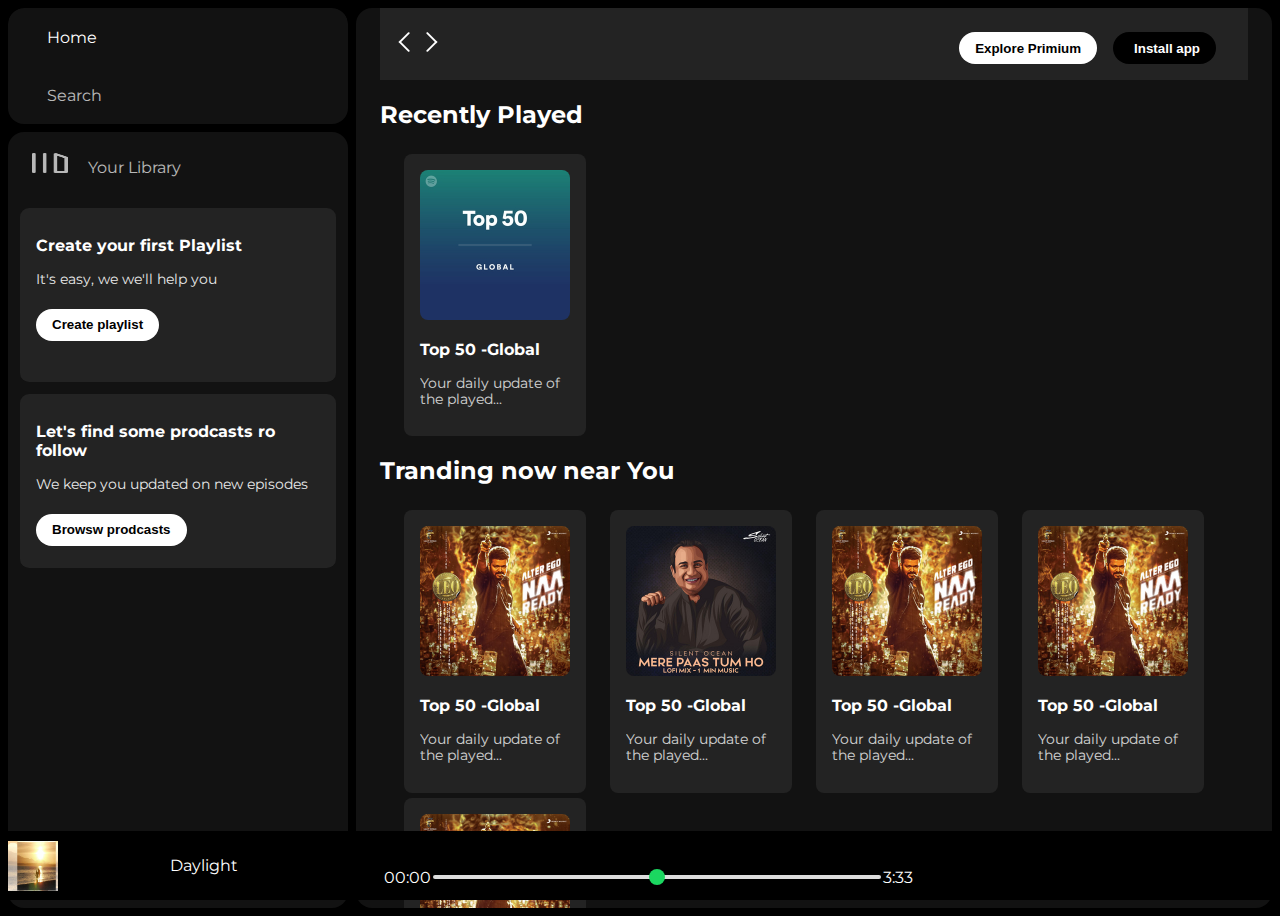
<file: index.html>
<!DOCTYPE html>
<html lang="en">
<head>
    <meta charset="UTF-8">
    <meta name="viewport" content="width=device-width, initial-scale=1.0">
    <title>Spotify-Web Player-music for everyone</title>
    <link rel="stylesheet" href="project2.css">


    <link rel="stylesheet" href="https://cdnjs.cloudflare.com/ajax/libs/font-awesome/6.4.0/css/all.min.css" integrity="sha512-iecdLmaskl7CVkqkXNQ/ZH/XLlvWZOJyj7Yy7tcenmpD1ypASozpmT/E0iPtmFIB46ZmdtAc9eNBvH0H/ZpiBw==" crossorigin="anonymous" referrerpolicy="no-referrer" />

    <link rel="icon" href="./logo.png">


    <link rel="preconnect" href="https://fonts.googleapis.com">
<link rel="preconnect" href="https://fonts.gstatic.com" crossorigin>
<link href="https://fonts.googleapis.com/css2?family=Bagel+Fat+One&family=Carter+One&family=Montserrat:wght@300;400;500;600;700&family=Poppins&display=swap" rel="stylesheet">


</head>
<body>
      
   <div class="main">
    

 <!--sidebar header Home and search-->
 <div class="sidebar">
        <div class="nav">
            <div class="nav_option" style="opacity: 1;" >
                <i class="fa-solid fa-house"></i>
               <a href="#">Home</a>
            </div>
            <div class="nav_option">
                <i class="fa-solid fa-magnifying-glass"></i>
               <a href="#">Search</a>
        </div>
        </div>
          <!--library section in sidebar body-->
        <div class="library">
           <div class="option">
            <div class="library_option nav_option">
                 <img src="library_icon.png" alt="error">
               <a href="#">Your Library</a>
              </div>
             <!--creat another div for cross and arrow options into library div-->
             <div class="icons">
                <i class="fa-solid fa-plus"></i>
                <i class="fa-solid fa-arrow-right"></i>
             </div>
           </div>
           <!--create another tw7o boxes for sidebar footer-->
           <div class="lib_box">
              <div class="box">
                <p class="box-p1">Create your first Playlist</p>
                <p class="box-p2">It's easy, we we'll help you</p>
                <button class="badge">Create playlist</button>
           </div>
           <div class="box">
            <p class="box-p1">Let's find some prodcasts ro follow</p>
            <p class="box-p2">We keep you updated on new episodes</p>
            <button class="badge">Browsw prodcasts</button>
       </div>
      </div>
    </div>
   </div>
    




<!--Now the turn of create main section into main content-->
<!--Firstly create sticky nav for header-->
      <div class="main-content">
        <div class="sticky-nav">
         <div class="sticky-nav-icons">
            <img src="backward_icon.png" alt="backwoed">
            <img src="forward_icon.png" alt="forword" class="hide">
         </div>
        <div class="sticky-nav-option">
         <button class="badge nav-item hide">Explore Primium</button>
         <button class="badge  nav-item dark-badge"> <i class="fa-regular fa-circle-down" style="margin-right: 5px;"></i>Install app</button>
         <i class="fa-regular fa-user  nav-item"></i>
        </div>
         
        </div>
        <!--now create cards in main section for body-->
      
            <h2>Recently Played</h2>
            <div class="cards-container">
            <div class="card">
           <img src="card1img.jpeg" alt="" class="card-img">
               <p class="card-title">Top 50 -Global</p>
               <p class="card-info">Your daily update of the played...</p>
            </div>
           </div>

           
           <h2>Tranding now near You</h2>
           <div class="cards-container">
           <div class="card">
          <img src="card4img.jpeg" alt="" class="card-img">
              <p class="card-title">Top 50 -Global</p>
              <p class="card-info">Your daily update of the played...</p>
           </div>
          
          
          
           <div class="card">
          <img src="card3img.jpeg" alt="" class="card-img">
              <p class="card-title">Top 50 -Global</p>
              <p class="card-info">Your daily update of the played...</p>
           </div>
         
          
           
           <div class="card">
          <img src="card4img.jpeg" alt="" class="card-img">
              <p class="card-title">Top 50 -Global</p>
              <p class="card-info">Your daily update of the played...</p>
           </div>

           <div class="card">
            <img src="card4img.jpeg" alt="" class="card-img">
                <p class="card-title">Top 50 -Global</p>
                <p class="card-info">Your daily update of the played...</p>
             </div>

             <div class="card">
               <img src="card4img.jpeg" alt="" class="card-img">
                   <p class="card-title">Top 50 -Global</p>
                   <p class="card-info">Your daily update of the played...</p>
                </div>
          
         </div>
           
         <h2>Features Charts</h2>
         <div class="cards-container">
         <div class="card">
        <img src="card5img.jpeg" alt="" class="card-img">
            <p class="card-title">Top 50 -Global</p>
            <p class="card-info">Your daily update of the played...</p>
         </div>

         <div class="card">
            <img src="card6img.jpeg" alt="" class="card-img">
                <p class="card-title">Top Songs -india</p>
                <p class="card-info">Your daily update of the played...</p>
             </div>

             <div class="card">
               <img src="card1img.jpeg" alt="" class="card-img">
                   <p class="card-title">Top 50 -Global</p>
                   <p class="card-info">Your daily update of the played...</p>
                </div>
        </div>
           
   <!--now create a footer part for our main content-->
     <div class="footer">
      <div class="line"></div>
     </div>
 </div>





 <!--now create footer part for website -->
          <div class="music-player">
           <div class="album">
            <img src="song.jpeg" alt="" class="image">
           <div class="text">Daylight</div>
            <i class="fa-regular fa-heart"></i>
               </i>
            </span>
           
           </div>
           <div class="player">
            <div class="players-control">
              <i class="fa-solid fa-shuffle player-control-icon" ></i>
              <i class="fa-solid fa-circle-arrow-left player-control-icon"></i>
              <i class="fa-solid fa-circle-play player-control-icon" style="opacity: 1; font-size: 25px; margin-bottom: 7px;"> </i>
              <i class="fa-solid fa-circle-arrow-right player-control-icon"></i>
              <i class="fa-sharp fa-solid fa-arrows-rotate player-control-icon"></i>
            </div>
            <div class="playback-bar">

               <span class="current-time">00:00</span>
               <input type="range" min="0" max="100" class="progrees-bar" step="1">
               <span class="total-time">3:33</span>
            </div>
           </div>
           <div class="control"></div>
          </div>


  
   </div>
</body>
</html>
</file>
<file: project2.css>
body{
    
    font-family: 'Montserrat', sans-serif;
    margin: 0;
    background-color: black;
    color: white;
    overflow: hidden;
    
}

/*parent container*/
.main{
    display: flex;
    height: 100vh;
    padding: 0.5rem;
}



.sidebar{
    background-color: black ;
    /* background-color: yellow; */
    width: 340px;
    border-radius: 1rem;/*16px*/
    margin-right: 0.5rem;
    overflow: auto;
   
}
.main-content{
     background-color:  #121212;
     flex: 1;
     border-radius: 1rem;/*16px*/
     overflow: auto;
     padding: 0 1.5rem 0 1.5rem;
     overflow: auto;
}
.music-player{
    background-color:black;
    position: fixed;
    bottom: 0px;
    width: 100%;
    height: 69px;
}
a{
    text-decoration: none;
    color: white;
}
.nav {
    background-color: #121212;
    border-radius: 1rem;
    display: flex;
    flex-direction: column;
    justify-content: center;
    height: 100px;
    padding: 0.5rem 0.7rem;
}
.nav_option{
    line-height:2.5rem ;
  opacity: 0.7;
  padding: 0.5rem 0.75rem;

}

.nav_option:hover{
    
  opacity: 1;

}
.nav_option i{
    font-size: 1.25rem;
}

.nav_option a{
    font-size: 1rem;
    margin-left: 1rem;
}

.library{
    background-color: #121212;
    border-radius: 1rem;
    height: 100%;
    margin-top: 0.5rem;
    padding: 0.5rem 0.75rem;
}
.option{
    display: flex;
    justify-content: space-between;
    align-items: center;
    
}

.library_option img{
     height: 1.25rem;
     width: 2.25rem;
}
.icons{
    font-size: 1.25rem;
    
    display: flex;

}

.icons i{
    opacity: 0.4;
    margin-right: 1rem;
}
.icons i:hover{
    
    /* opacity: 2rem; */
    color: white;
    
}
.box{
    height: 150px;
    background-color: #232323;
    border-radius: 0.57rem;
    margin:0.75rem 0 0.75rem 0;
    padding: 0.75rem 1rem;
}
.box-p1{
    font-size: 1rem;
    font-weight: 700;
    
}
.box-p2{
    font-size: 0.85rem;
     opacity: 0.9; 

}
.badge{
    background-color: white;
    border: none;
    border-radius: 100px;
    padding:0.25rem 1rem ;
    font-weight: 700;
    margin-top: 0.5rem;
    height: 2rem;
    width: fit-content;
}
.dark-badge{
    background-color: #000;
    color: #fff;
}
.sticky-nav{
    position: sticky;
    top: 0;
    background-color: #232323;
    display: flex;
    justify-content: space-between;
    align-items: center;
    padding: 1rem 0 1rem 0;
    z-index: 10;
}
.sticky-nav-icons {
      margin-left: 0.75rem;
}
.sticky-nav-option{
    display: flex;
    justify-content: center;
    align-items: center;
  

}
.nav-item{
    margin-right: 1rem;
}
@media (max-width:1000px){
  .hide{
        display: none;
    }
}

.card{
    background-color: #232323;
    width: 150px;
    border-radius: 0.5rem;
    padding: 1rem;
    margin-left: 1.5rem;
    margin-top: 5px;
}
.cards-container{
    display: flex;
    flex-wrap: wrap;
}
.card-img{
    width: 100%;
    border-radius: 0.5rem;
   
}
.card-title{
    font-weight: 700;
}
.card-info{
    font-size: 0.85rem;
    opacity: 0.8;
}
.footer{
    height: 200px;
    display: flex;
    align-items: center;
    justify-content: center;
}
.line
{
    width: 90%;
    height: 30%;
    border-top: 1px solid white;
    opacity: 0.4;

}
.music-player{
    display: flex;
    justify-content: space-between;
    align-items: center;
}
.album{
    width: 25%;
}

.player{
    width: 50%;

}
.control{
    width: 25%;
}
.players-control{
    display: flex;
    justify-content: center;
    align-items: center;
}
.player-control-icon{
     height: 1rem;
     margin-right: 1.90rem;
     opacity: 0.7;

}
.player-control-icon:hover{
    opacity: 1;
}
.playback-bar{
    display: flex;
    justify-content: center;
    align-items: center;

}
.progrees-bar{
    width: 70%;
    appearance: none;
    background-color: transparent;
    cursor: pointer;



}
.progrees-bar::-webkit-slider-runnable-track{
    background-color: #ddd;
    border-radius: 100px;
    height: 0.2rem;

}
.progrees-bar::-webkit-slider-thumb{
    appearance: none;
    height: 1rem;
    width: 1rem;
    background-color: #1bd760;
    border-radius: 50%;
    margin-top: -6px;
}
.image{
    height: 50px;
    width: 50px;
    margin-right:7rem;
}
.song_name{
    
 text-align: center;
}
.album{
    display: flex;
    justify-content: space-evenly;
    align-items: center;

   
}
.text{
    margin-right: 10rem;
}
</file>
